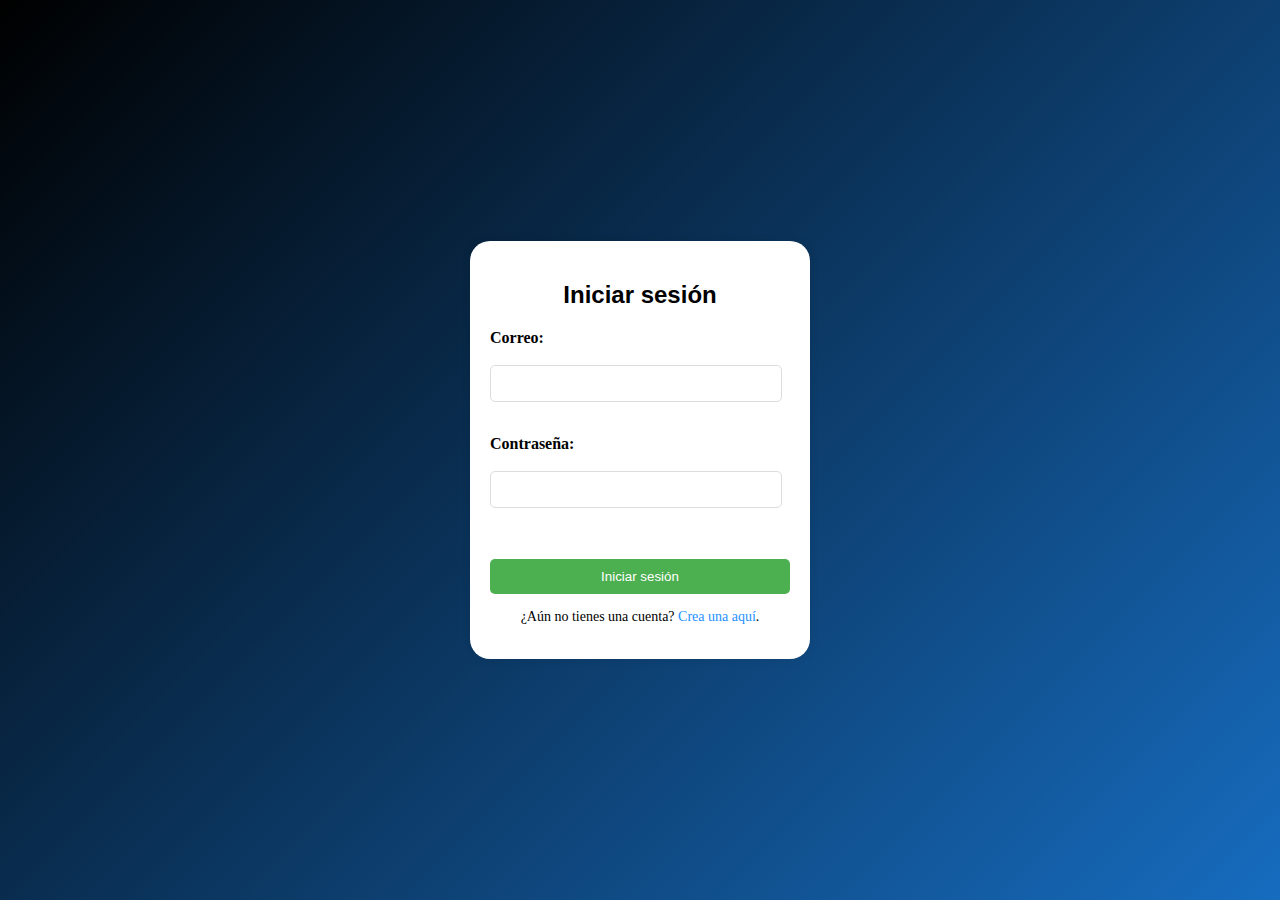
<file: index.html>
<!DOCTYPE html>
<html>

<head>
    <title>Iniciar sesión</title>
    <link rel="stylesheet" type="text/css" href="login.css">
</head>

<body onmousemove="handleMouseMove(event)">
    <div class="container">
        <h2>Iniciar sesión</h2>
        <form id="loginForm">
            <label for="correoLogin">Correo:</label><br>
            <input type="email" id="correoLogin" required><br>
            <label for="contrasenaLogin">Contraseña:</label><br>
            <input type="password" id="contrasenaLogin" required><br><br>
            <input type="submit" value="Iniciar sesión">
        </form>
        <p class="create-account">¿Aún no tienes una cuenta? <a href="registro.html">Crea una aquí</a>.</p>
    </div>

    <script src="login.js"></script>
</body>

</html>
</file>
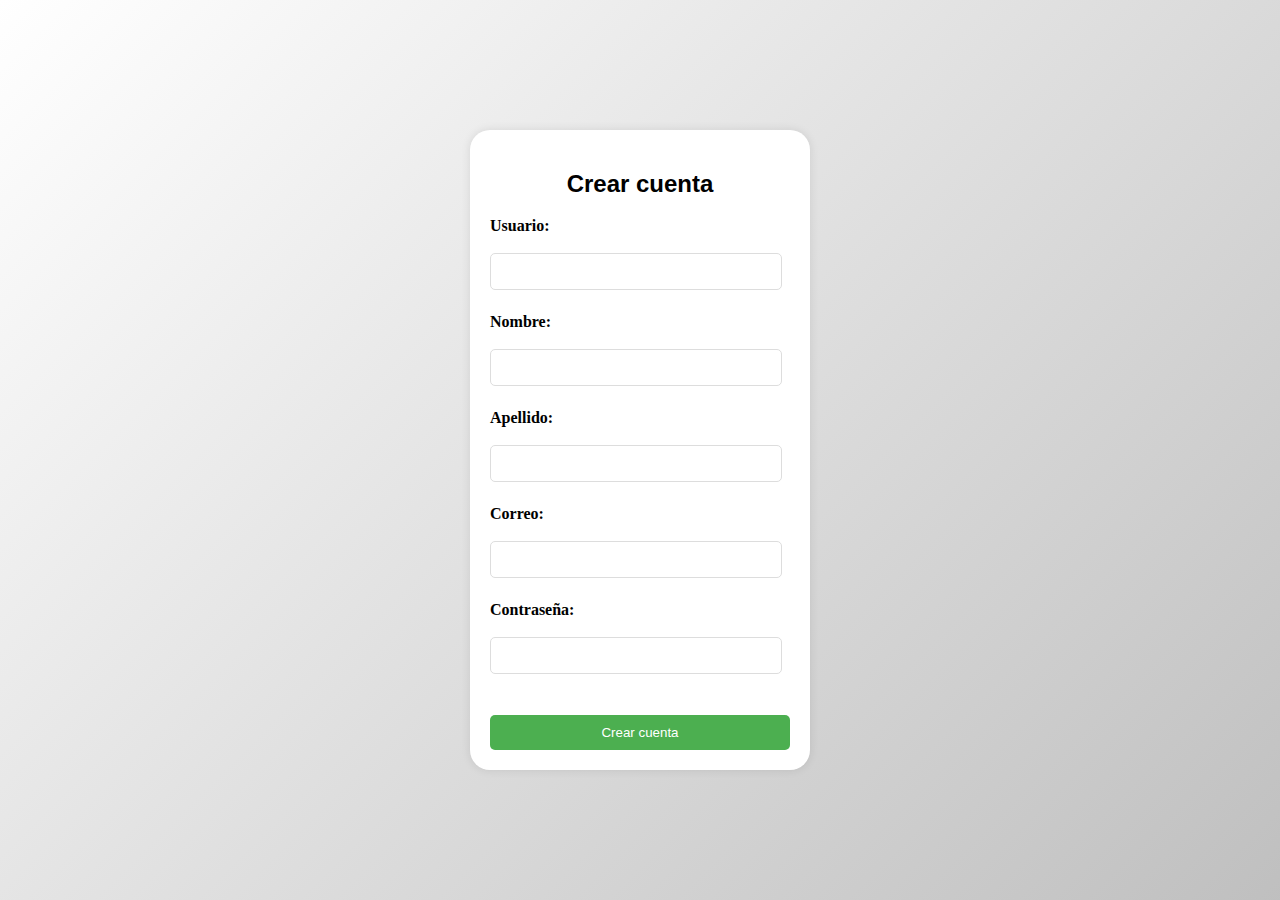
<file: registro.html>
<!DOCTYPE html>
<html>

<head>
    <title>Crear cuenta</title>
    <link rel="stylesheet" type="text/css" href="registro.css">
</head>

<body>
    <div class="container">
        <h2>Crear cuenta</h2>
        <form id="registerForm">
            <label for="usuario">Usuario:</label><br>
            <input type="text" id="usuario" required><br>
            <label for="nombre">Nombre:</label><br>
            <input type="text" id="nombre" required><br>
            <label for="apellido">Apellido:</label><br>
            <input type="text" id="apellido" required><br>
            <label for="correo">Correo:</label><br>
            <input type="email" id="correo" required><br>
            <label for="contrasena">Contraseña:</label><br>
            <input type="password" id="contrasena" required><br><br>
            <input type="submit" value="Crear cuenta">
        </form>
    </div>

    <script src="registro.js"></script>
</body>

</html>
</file>
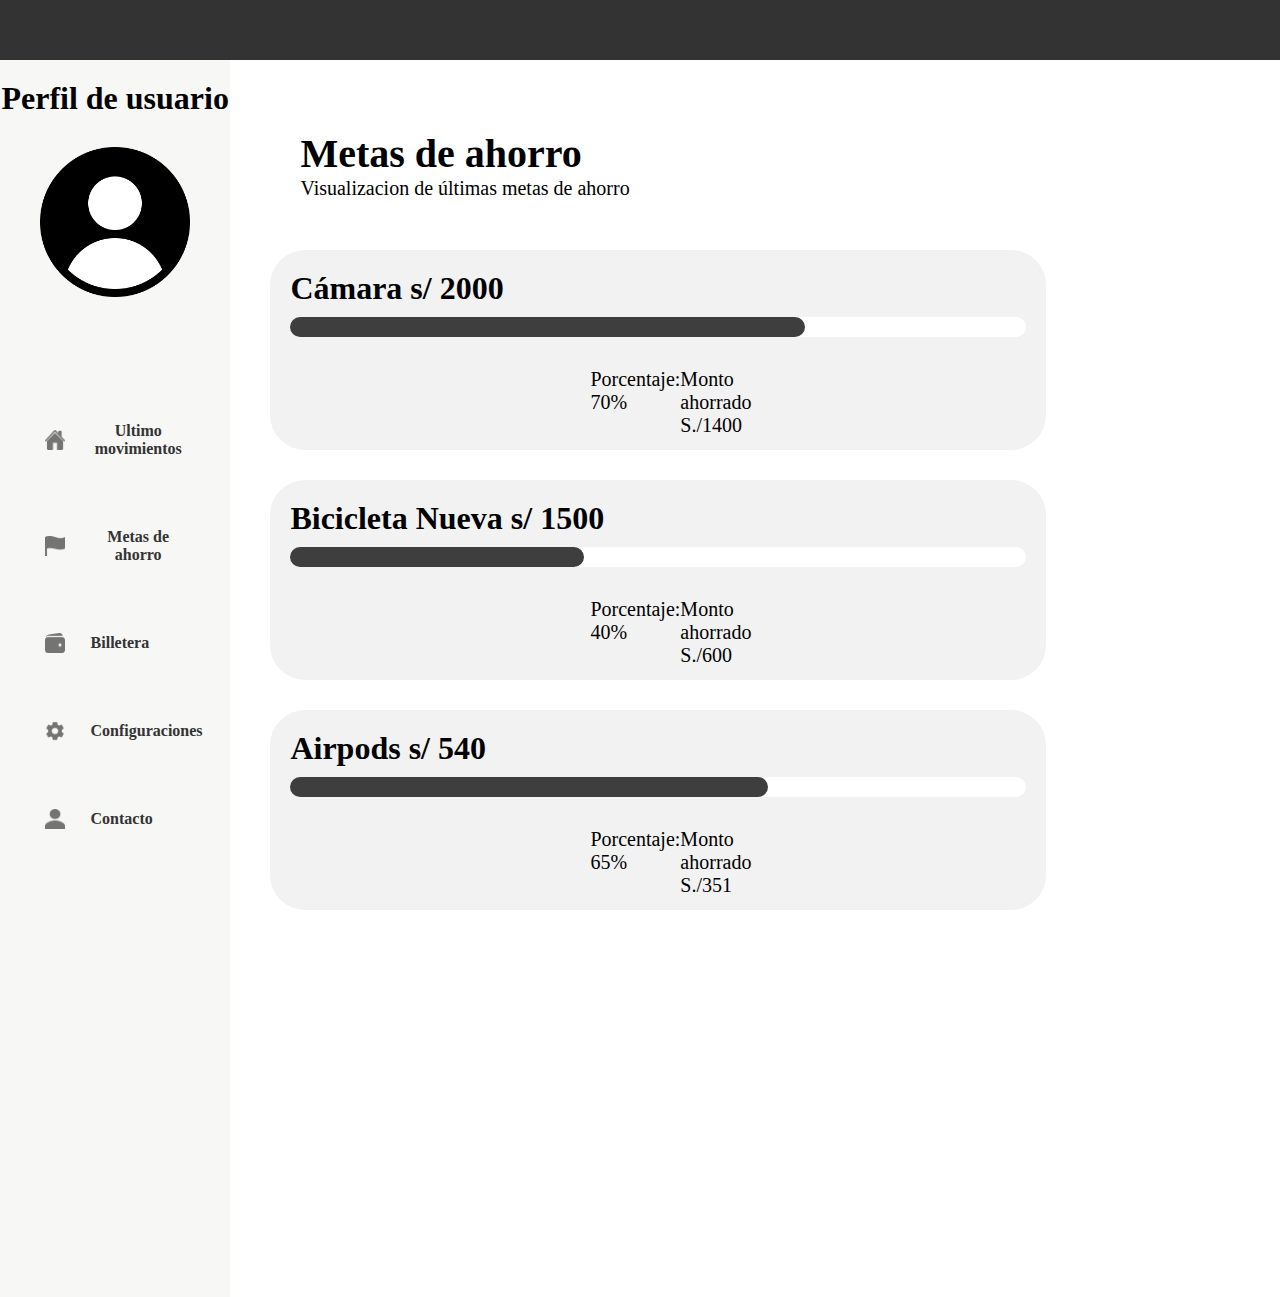
<file: Web3/metas/metasA.html>
<!DOCTYPE html>
<html lang="en">
<head>
    <meta charset="UTF-8">
    <meta http-equiv="X-UA-Compatible" content="IE=edge">
    <meta name="viewport" content="width=device-width, initial-scale=1.0">
    <link rel="stylesheet" href="metas.css"/>
    <title>NamePuntoCom</title>
</head>
<body>
    <header>
       
    </header>
    <nav class="nav">
        <div class = "perfil">
            <h1>Perfil de usuario</h1>
            <img src="/Web3/logo.png" alt="Logo" class="logo">
     
        </div>
        <ul class="list">

            <li class="list__item">
                <div class="list__button">
                    <img src="/Web3/assets/img1.png" class="list__img">
                    <a href="/Web3/infogeneral/infogeneral.html" class="nav__link">Ultimo movimientos</a>
                </div>
            </li>

            <li class="list__item list__item--click">
                <div class="list__button list__button--click">
                    <img src="/Web3/assets/img2.png" class="list__img">
                    <a href="#" class="nav__link">Metas de ahorro</a>
                
                </div>
            </li>


            <li class="list__item">
                <div class="list__button">
                    <img src="/Web3/assets/img3.png" class="list__img">
                    <a href="/Web3/billetera/billetera.html" class="nav__link">Billetera</a>
                </div>
            </li>

            <li class="list__item">
                <div class="list__button">
                    <img src="/Web3/assets/img5.png" class="list__img">
                    <a href="/Web3/configuracion/confi.html" class="nav__link">Configuraciones</a>
                </div>
            </li>

            <li class="list__item">
                <div class="list__button">
                    <img src="/Web3/assets/img4.png" class="list__img">
                    <a href="https://www.instagram.com/stxfxno__ssj/" class="nav__link">Contacto</a>
                </div>
            </li>

        </ul>
    </nav>

    <main>
        <div class="Seccion_1">
            <article class="S1parte1">
                <h1>Metas de ahorro</h1>
                <p>Visualizacion de últimas metas de ahorro</p>
            </article>
            <div class="rectangle">
                <h1>Cámara s/ 2000</h1>
                
                <progress value="70" max="100"></progress>
                <div class="progress-container">
                    <div class="progress-item">
                        <p>Porcentaje:</p>
                        <p>70%</p>
                    </div>
                    <div class="progress-item1">
                        <p>Monto ahorrado</p>
                        <p>S./1400</p>
                    </div>
                </div>
            </div>
            <div class="rectangle">
                <h1>Bicicleta Nueva s/ 1500</h1>
                <progress value="40" max="100"></progress>
                <div class="progress-container">
                    <div class="progress-item">
                        <p>Porcentaje:</p>
                        <p>40%</p>
                    </div>
                    <div class="progress-item1">
                        <p>Monto ahorrado</p>
                        <p>S./600</p>
                    </div>
                </div>
            </div>
            <div class="rectangle">
                <h1>Airpods s/ 540 </h1>
                <progress value="65" max="100"></progress>
                <div class="progress-container">
                    <div class="progress-item">
                        <p>Porcentaje:</p>
                        <p>65%</p>
                    </div>
                    <div class="progress-item1">
                        <p>Monto ahorrado</p>
                        <p>S./351</p>
                    </div>
                </div>
            </div>
            
            
        </div>    
        
</body>
</html>
</file>
<file: login.css>
body {
    display: flex;
    justify-content: center;
    align-items: center;
    height: 100vh;
    margin: 0;
    background: linear-gradient(-45deg, #2acfd9, #35d8a6, #1E90FF, #000);
    background-size: 400% 400%;
}

.container {
    display: flex;
    flex-direction: column;
    align-items: center;
    width: 300px;
    padding: 20px;
    background-color: #fff;
    border-radius: 20px;
    box-shadow: 0 0 10px rgba(0, 0, 0, 0.1);
}

h2 {
    margin-top: 20px;
    font-family: 'Arial', sans-serif;
}


form {
    display: flex;
    flex-direction: column;
    width: 100%;
}

label {
    font-weight: bold;
}

input[type="email"],
input[type="password"] {
    margin-bottom: 15px;
    padding: 10px;
    border: 1px solid #ddd;
    border-radius: 5px;
    width: 90%;
}

input[type="submit"] {
    background-color: #4CAF50;
    color: white;
    padding: 10px;
    border: none;
    border-radius: 5px;
    cursor: pointer;
    width: 100%;
}

input[type="submit"]:hover {
    background-color: #45a049;
}

.create-account {
    margin-top: 15px;
    font-size: 14px;
}

.create-account a {
    color: #1E90FF;
    text-decoration: none;
}

.create-account a:hover {
    text-decoration: underline;
}
</file>
<file: registro.css>
body {
    display: flex;
    justify-content: center;
    align-items: center;
    height: 100vh;
    margin: 0;
    background: linear-gradient(-45deg, #000, #fff);
    background-size: 400% 400%;
    animation: gradient 15s ease infinite;
}

@keyframes gradient {
    0% {
        background-position: 0% 50%;
    }
    50% {
        background-position: 100% 50%;
    }
    100% {
        background-position: 0% 50%;
    }
}

.container {
    display: flex;
    flex-direction: column;
    align-items: center;
    width: 300px;
    padding: 20px;
    background-color: #fff;
    border-radius: 20px;
    box-shadow: 0 0 10px rgba(0, 0, 0, 0.1);
}

h2 {
    margin-top: 20px;
    font-family: 'Arial', sans-serif;
}

form {
    display: flex;
    flex-direction: column;
    width: 100%;
}

label {
    font-weight: bold;
}

input[type="text"],
input[type="email"],
input[type="password"] {
    margin-bottom: 5px;
    padding: 10px;
    border: 1px solid #ddd;
    border-radius: 5px;
    width: 90%;
}

input[type="submit"] {
    background-color: #4CAF50;
    color: white;
    padding: 10px;
    border: none;
    border-radius: 5px;
    cursor: pointer;
    width: 100%;
}

input[type="submit"]:hover {
    background-color: #45a049;
}
</file>
<file: Web3/metas/metas.css>
/* Estilos generales */

* {
    box-sizing: border-box;
    margin: 0;
    padding: 0;
}

/* Estilos para el header */

header {
    background-color: #333;
    color: #fff;
    padding: 20px;
    text-align: center;
    height: 60px;
}

/* Estilos para el nav */

.nav{
    height: auto;
    width: 18%;
    float: left;
    background-color: #F7F7F5;
    
}

.nav__link{
    color: #303440;
    display: block;
    padding: 15px 0;
    text-decoration: none;
}

.nav__link--inside{
    border-radius: 6px ;
    padding-left: 20px;
    text-align: left;
}

.nav__link--inside:hover{
    background: #F6F8FA;
}

.list{
    width: 100%;
    height: 100vh;
    margin-top:100px;
    justify-content: center;
    flex-direction: column;
    border-radius: 0 16px 16px 0;
    background: #F7F7F5;
}

.list__item{
    list-style: none;
    width: 100%;
    text-align: center;
    overflow: hidden;
}

.list__item--click{
    cursor: pointer;
}

.list__button{
    display: flex;
    align-items: center;
    gap: 1em;
    width: 70%;
    margin: 0 auto;
}

.arrow .list__arrow{
    transform: rotate(90deg);
}

.list__arrow{
    margin-left: auto;
    transition: transform .3s;
}

.list__show{
    width: 80%;
    margin-left: auto;
    border-left: 2px solid #303440;
    list-style: none;
    transition: height .4s;
    height: 0;
}

/* Estilos para la lista del nav */

.list {
    list-style: none;
    padding: 0;
}

.list__item {
    margin-bottom: 20px;
}

.list__button {
    display: flex;
    align-items: center;
    justify-content: flex-start;
    padding: 10px;
}

.list__img {
    margin-right: 10px;
    width: 20px;
}

.nav__link {
    text-decoration: none;
    color: #333;
    font-weight: bold;
}

/* Estilos para el main */

main {
    float: left;
    width: 70%;
    height: 90%;
}

/* Estilos para el footer */

footer {
    background-color: #333;
    color: #fff;
    padding: 20px;
    clear: both;
}

.Seccion_1{
    height: 60%;
    margin: 30px;
    padding: 10px;    
}
.S1parte1 h1{
    font-size: 40px;
}

.S1parte1 p{
    font-size: 20px;
}
.S1parte1{
    height: 150px;
    padding: 30px; 

}


.rectangle {
    width: 95%;
    height: 200px;
    background-color: #F2F2F2;
    border-radius: 35px;
    padding: 0 20px;
    justify-content: space-between;
    align-items: center;
    margin-bottom: 30px;
    padding-top: 10px;
}

.rectangle h1{
    /* Centra el texto */
    margin-top: 10px; /* Ajusta el margen superior */

}

.progress-container {
    display: flex;
    justify-content: space-between;
    margin-top: 10px;
    font-size: 20px;
}

.progress-item {
    margin-left: 300px;
}

.progress-item1 {
    margin-right: 400px;
}


progress {
    width: 100%;
    height: 20px;
    border: none;
    border-radius: 10px;
    margin-top: 10px;
    margin-bottom: 20px;
}

/* Estilos adicionales para la barra de progreso */
progress::-webkit-progress-bar {
    background-color:white;
    border-radius: 10px;
}

progress::-webkit-progress-value {
    background-color: rgb(62, 62, 62); /* Color de la barra de progreso */
    border-radius: 10px;
}

/* Otros navegadores */
progress::-moz-progress-bar {
    background-color: black; /* Color de la barra de progreso */
    border-radius: 10px;
}


.logo {
    width: 150px; /* ajusta el ancho según sea necesario */
    height: 150px; /* ajusta la altura según sea necesario */
    margin-top: 30px; /* ajusta el margen superior según sea necesario */

}

.perfil {
    display: flex;
    flex-direction: column;
    align-items: center;
    text-align: center;
    margin-bottom: 20px;
    margin-top: 20px;
}
</file>
